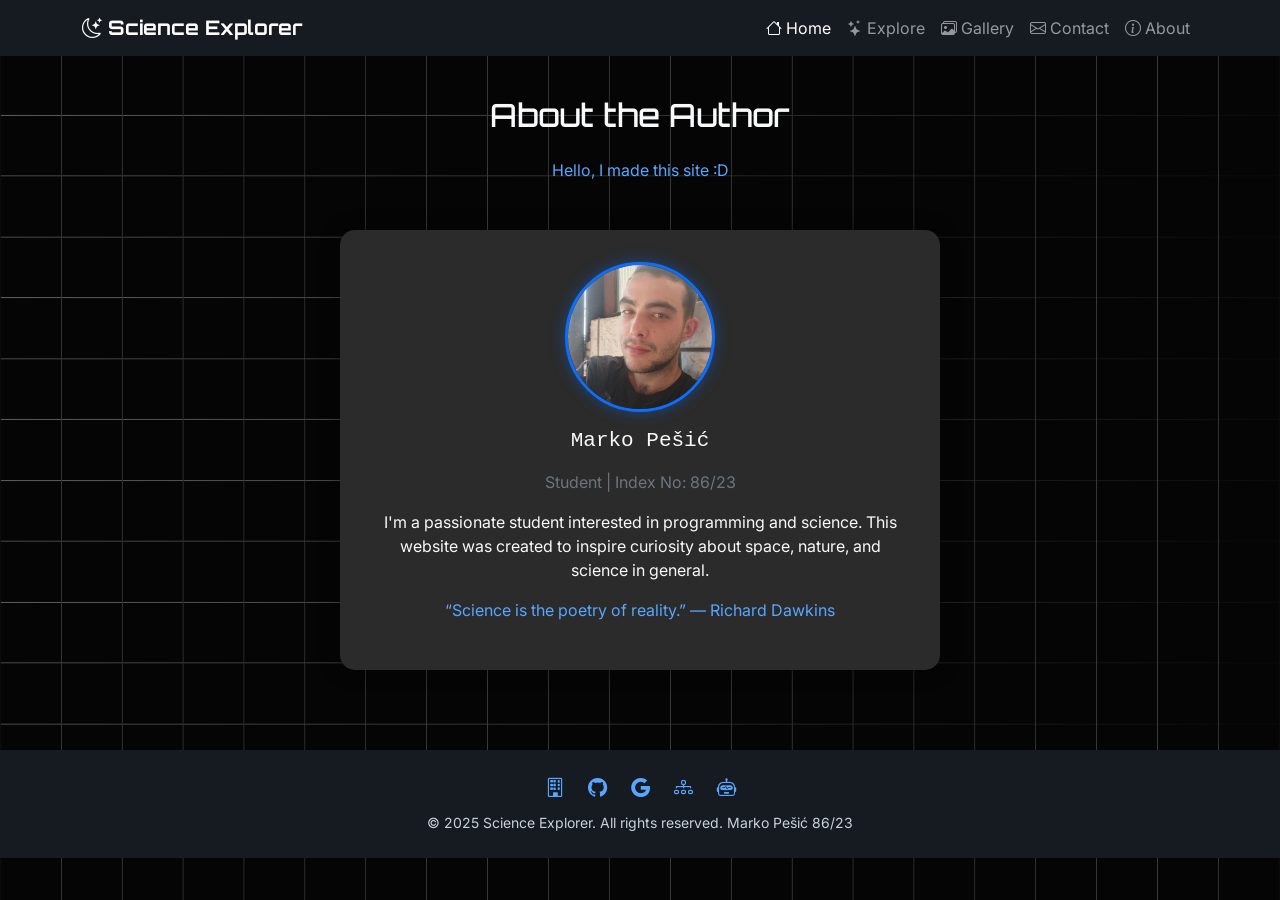
<file: about.html>
<!DOCTYPE html>
<html lang="en">

<head>
    <meta charset="UTF-8">
    <meta name="viewport" content="width=device-width, initial-scale=1.0">
    <title>Science Explorer</title>
    <link rel="shortcut icon" href="assets/img/imgFile/favicon.jpg" type="image/x-icon">
    <link href="https://cdn.jsdelivr.net/npm/bootstrap@5.3.8/dist/css/bootstrap.min.css" rel="stylesheet"
        integrity="sha384-sRIl4kxILFvY47J16cr9ZwB07vP4J8+LH7qKQnuqkuIAvNWLzeN8tE5YBujZqJLB" crossorigin="anonymous">
    <!-- Icons -->
    <link rel="stylesheet" href="https://cdn.jsdelivr.net/npm/bootstrap-icons@1.11.3/font/bootstrap-icons.css">
    <!-- Google Fonts -->
    <link href="https://fonts.googleapis.com/css2?family=Orbitron:wght@500;700&family=Inter:wght@400;600&display=swap"
        rel="stylesheet">
    <link rel="stylesheet" href="assets/css/style.css">
</head>

<body class="bg-dark text-light">

    <!-- navbar -->
    <nav class="navbar navbar-expand-lg navbar-dark bg-secondary fixed-top">
        <div class="container">
            <a class="navbar-brand fw-bold" href="index.html"><i class="bi bi-moon-stars"></i> Science Explorer</a>
            <button class="navbar-toggler" type="button" data-bs-toggle="collapse" data-bs-target="#navbarNav">
                <span class="navbar-toggler-icon"></span>
            </button>
            <div class="collapse navbar-collapse" id="navbarNav">
                <ul class="navbar-nav ms-auto">
                    <li class="nav-item"><a class="nav-link active" href="index.html"><i class="bi bi-house"></i>
                            Home</a></li>
                    <li class="nav-item"><a class="nav-link" href="explore.html"><i class="bi bi-stars"></i>
                            Explore</a>
                    </li>
                    <li class="nav-item"><a class="nav-link" href="gallery.html"><i class="bi bi-images"></i>
                            Gallery</a></li>
                    <li class="nav-item"><a class="nav-link" href="contact.html"><i class="bi bi-envelope"></i>
                            Contact</a></li>
                    <li class="nav-item"><a class="nav-link" href="about.html"><i class="bi bi-info-circle"></i>
                            About</a></li>
                </ul>
            </div>
        </div>
    </nav>
    <main class="container py-5 mt-5 text-center">
    <h2 class="mb-4">About the Author</h2>
    <p class="text-primary mb-5">Hello, I made this site :D</p>

    <div class="about-card text-center">
      <img src="assets/img/imgFile/me.jpg" alt="Author Photo" class="about-img mb-3">
      <div class="about-info">
        <h4 class="mb-1"><pre>Marko Pešić</pre></h4>
        <p class="text-secondary mb-3">Student | Index No: 86/23</p>
        <p class="mb-3">
          I'm a passionate student interested in programming and science.  
          This website was created to inspire curiosity about space, nature, and science in general.
        </p>
        <p class="text-primary">
          “Science is the poetry of reality.” — Richard Dawkins
        </p>
      </div>
    </div>
  </main>

    <footer>
        <div class="container">
            <div class="mb-2">
                <a href="https://ict.edu.rs" target="_blank"><i class="bi bi-building"></i></a>
                <a href="https://github.com/mpbs98" target="_blank"><i class="bi bi-github"></i></a>
                <a href="https://drive.google.com/drive/u/2/folders/1Bze1vgjUI8yg0aKBnw8SgKXQ-s5q3V5r"
                    target="_blank"><i class="bi bi-google"></i></a>
                <a href="sitemap.xml" target="_blank" title="Sitemap"><i class="bi bi-diagram-3"></i></a>
                <a href="robots.txt" target="_blank" title="Robots.txt"><i class="bi bi-robot"></i></a>
            </div>

            <small>&copy; 2025 Science Explorer. All rights reserved. Marko Pešić 86/23</small>

        </div>
    </footer>

    <script src="https://cdn.jsdelivr.net/npm/bootstrap@5.3.8/dist/js/bootstrap.bundle.min.js"
        integrity="sha384-FKyoEForCGlyvwx9Hj09JcYn3nv7wiPVlz7YYwJrWVcXK/BmnVDxM+D2scQbITxI"
        crossorigin="anonymous"></script>

</body>


</html>
</file>
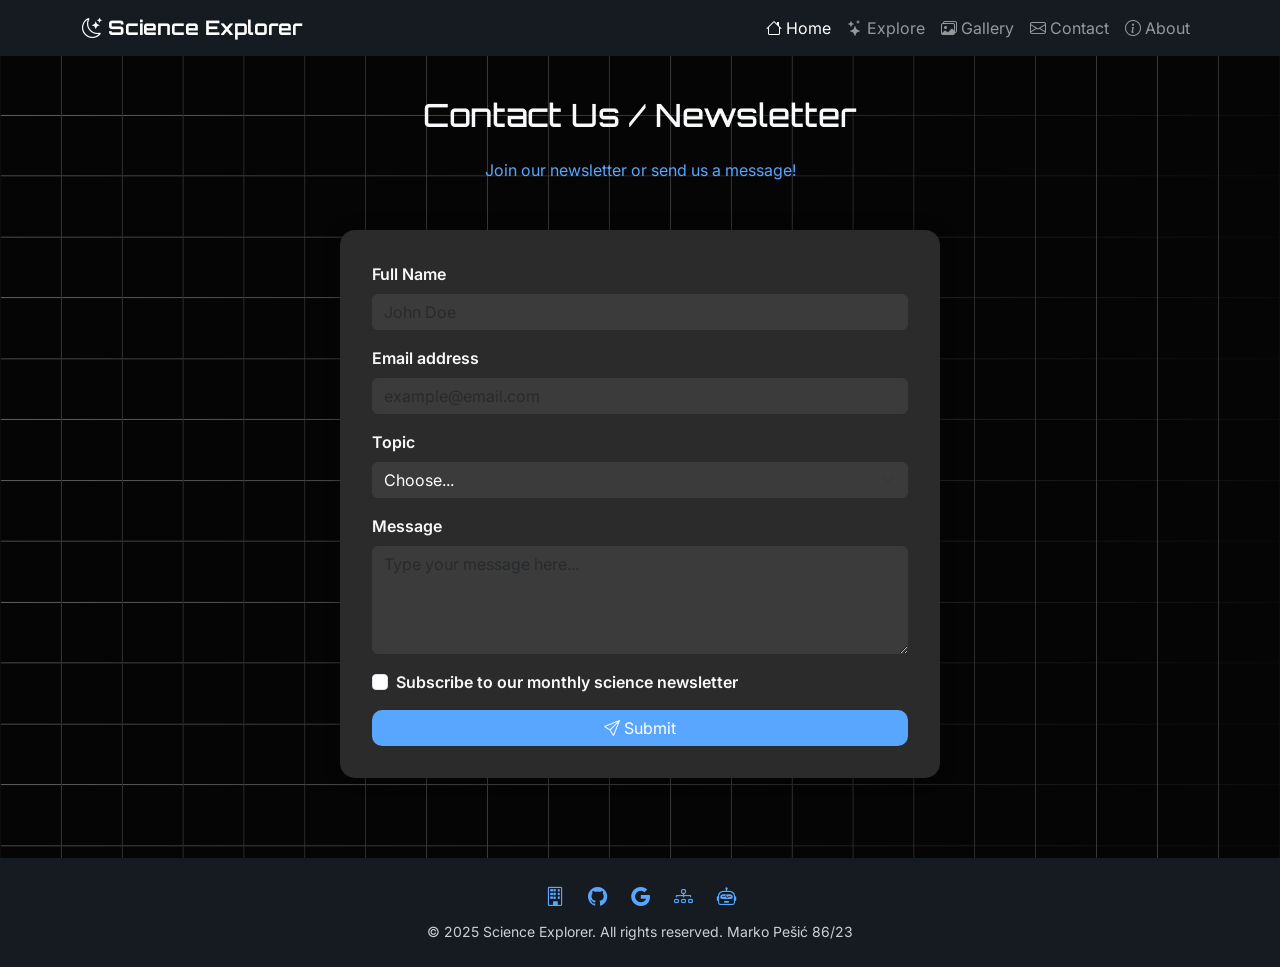
<file: contact.html>
<!DOCTYPE html>
<html lang="en">

<head>
  <meta charset="UTF-8">
  <meta name="viewport" content="width=device-width, initial-scale=1.0">
  <title>Contact me || Science Explorer</title>
  <link rel="shortcut icon" href="assets/img/imgFile/favicon.jpg" type="image/x-icon">
  <link href="https://cdn.jsdelivr.net/npm/bootstrap@5.3.8/dist/css/bootstrap.min.css" rel="stylesheet"
    integrity="sha384-sRIl4kxILFvY47J16cr9ZwB07vP4J8+LH7qKQnuqkuIAvNWLzeN8tE5YBujZqJLB" crossorigin="anonymous">
  <!-- Icons -->
  <link rel="stylesheet" href="https://cdn.jsdelivr.net/npm/bootstrap-icons@1.11.3/font/bootstrap-icons.css">
  <!-- Google Fonts -->
  <link href="https://fonts.googleapis.com/css2?family=Orbitron:wght@500;700&family=Inter:wght@400;600&display=swap"
    rel="stylesheet">
  <link rel="stylesheet" href="assets/css/style.css">
</head>

<body class="bg-dark text-light">

  <!-- nav -->
  <nav class="navbar navbar-expand-lg navbar-dark bg-secondary fixed-top">
        <div class="container">
            <a class="navbar-brand fw-bold" href="index.html"><i class="bi bi-moon-stars"></i> Science Explorer</a>
            <button class="navbar-toggler" type="button" data-bs-toggle="collapse" data-bs-target="#navbarNav">
                <span class="navbar-toggler-icon"></span>
            </button>
            <div class="collapse navbar-collapse" id="navbarNav">
                <ul class="navbar-nav ms-auto">
                    <li class="nav-item"><a class="nav-link active" href="index.html"><i class="bi bi-house"></i>
                            Home</a></li>
                    <li class="nav-item"><a class="nav-link" href="explore.html"><i class="bi bi-stars"></i> 
                            Explore</a>
                    </li>
                    <li class="nav-item"><a class="nav-link" href="gallery.html"><i class="bi bi-images"></i>
                            Gallery</a></li>
                    <li class="nav-item"><a class="nav-link" href="contact.html"><i class="bi bi-envelope"></i>
                            Contact</a></li>
                    <li class="nav-item"><a class="nav-link" href="about.html"><i class="bi bi-info-circle"></i>
                            About</a></li>
                </ul>
            </div>
        </div>
    </nav>

  <main class="container py-5 mt-5 text-center">
    <h2 class="mb-4">Contact Us / Newsletter</h2>
    <p class="mb-5 text-primary">Join our newsletter or send us a message!</p>

    <div class="form-container text-start">
      <form>
        <div class="mb-3">
          <label for="name" class="form-label">Full Name</label>
          <input type="text" class="form-control" id="name" placeholder="John Doe" autocomplete="autocomplete" required>
        </div>

        <div class="mb-3">
          <label for="email" class="form-label">Email address</label>
          <input type="email" class="form-control" id="email" placeholder="example@email.com"
            autocomplete="autocomplete" required>
        </div>

        <div class="mb-3">
          <label for="topic" class="form-label">Topic</label>
          <select id="topic" class="form-select" required>
            <option selected disabled value="">Choose...</option>
            <option>General Question</option>
            <option>Collaboration Inquiry</option>
            <option>Feedback</option>
          </select>
        </div>

        <div class="mb-3">
          <label for="message" class="form-label">Message</label>
          <textarea class="form-control" id="message" rows="4" placeholder="Type your message here..."></textarea>
        </div>

        <div class="form-check mb-3">
          <input class="form-check-input" type="checkbox" value="" id="newsletterCheck">
          <label class="form-check-label" for="newsletterCheck">
            Subscribe to our monthly science newsletter
          </label>
        </div>

        <button type="submit" class="btn btn-primary w-100"><i class="bi bi-send"></i> Submit</button>
      </form>
    </div>
  </main>

  <footer>
    <div class="container">
      <div class="mb-2">
        <a href="https://ict.edu.rs" target="_blank"><i class="bi bi-building"></i></a>
        <a href="https://github.com/mpbs98" target="_blank"><i class="bi bi-github"></i></a>
        <a href="https://drive.google.com/drive/u/2/folders/1Bze1vgjUI8yg0aKBnw8SgKXQ-s5q3V5r" target="_blank"><i
            class="bi bi-google"></i></a>
        <a href="sitemap.xml" target="_blank" title="Sitemap"><i class="bi bi-diagram-3"></i></a>
        <a href="robots.txt" target="_blank" title="Robots.txt"><i class="bi bi-robot"></i></a>
      </div>

      <small>&copy; 2025 Science Explorer. All rights reserved. Marko Pešić 86/23</small>

    </div>
  </footer>

  <script src="https://cdn.jsdelivr.net/npm/bootstrap@5.3.8/dist/js/bootstrap.bundle.min.js"
    integrity="sha384-FKyoEForCGlyvwx9Hj09JcYn3nv7wiPVlz7YYwJrWVcXK/BmnVDxM+D2scQbITxI"
    crossorigin="anonymous"></script>
</body>


</html>
</file>
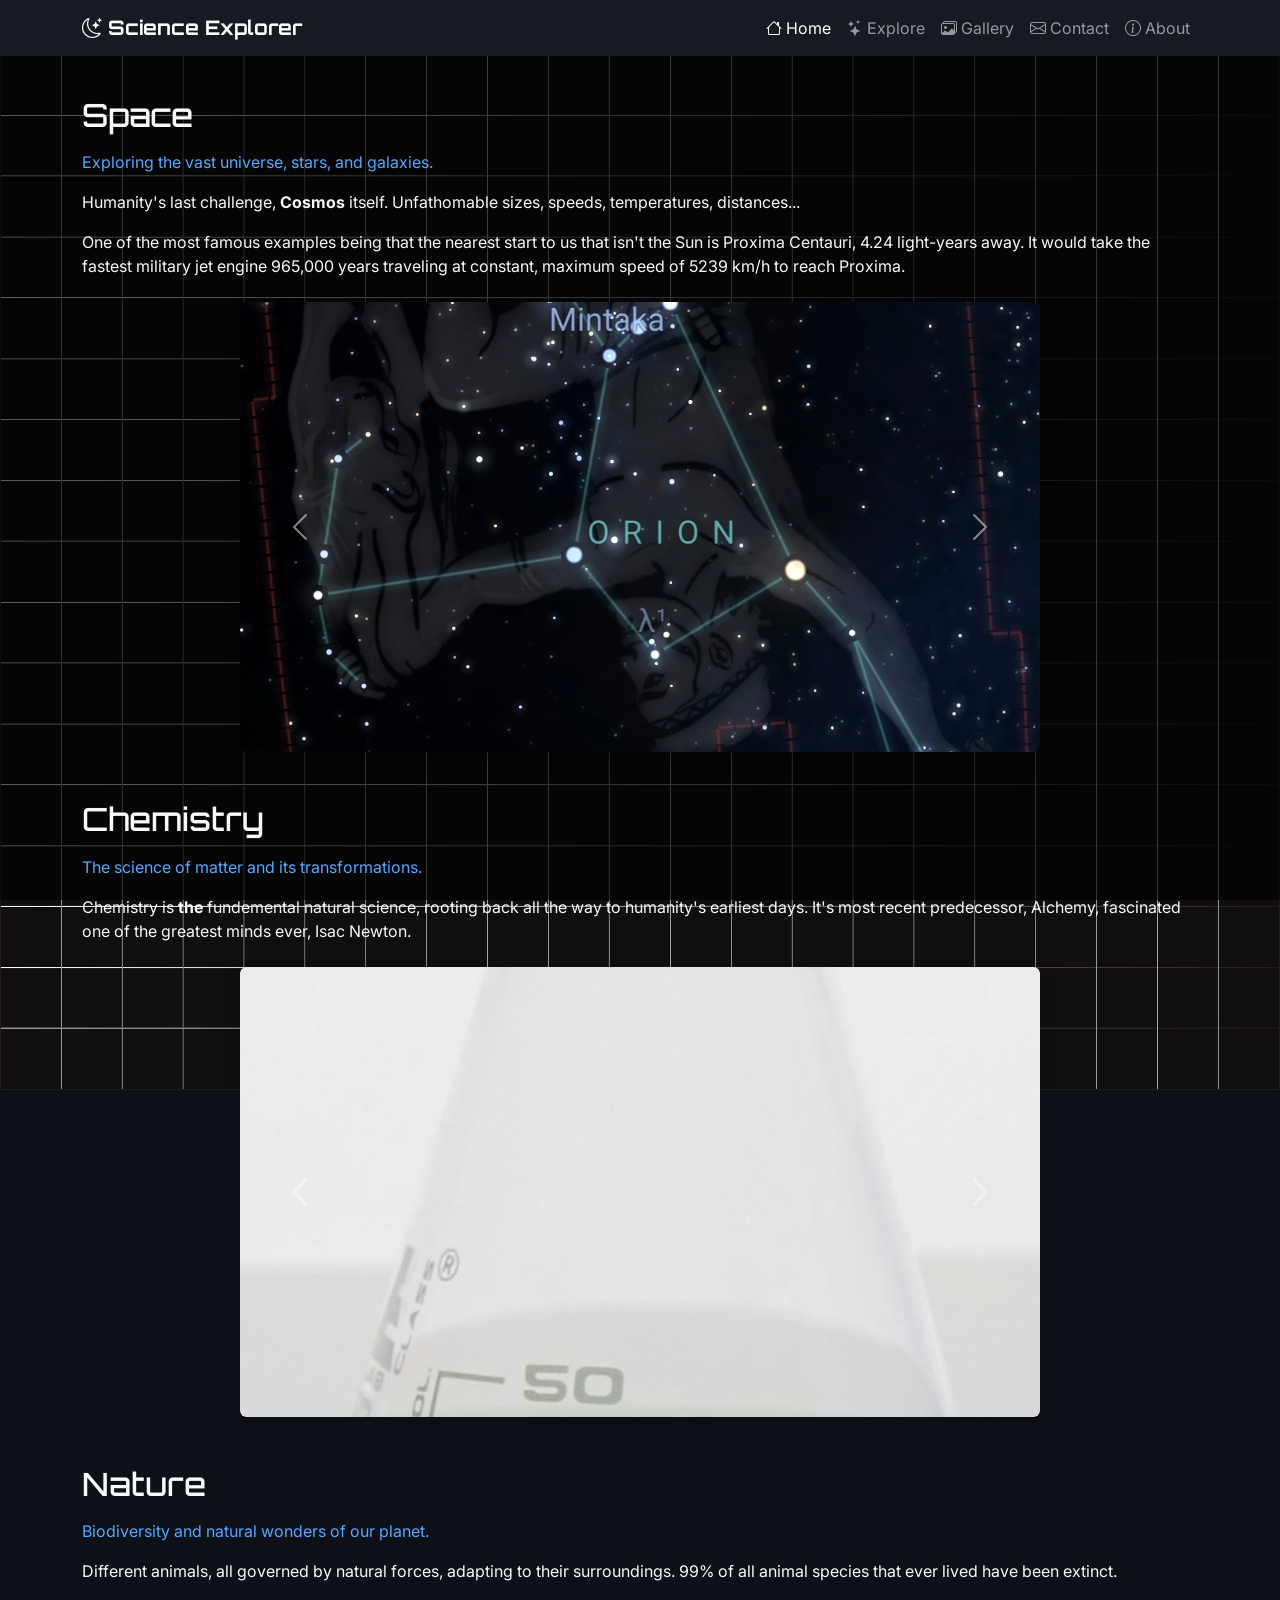
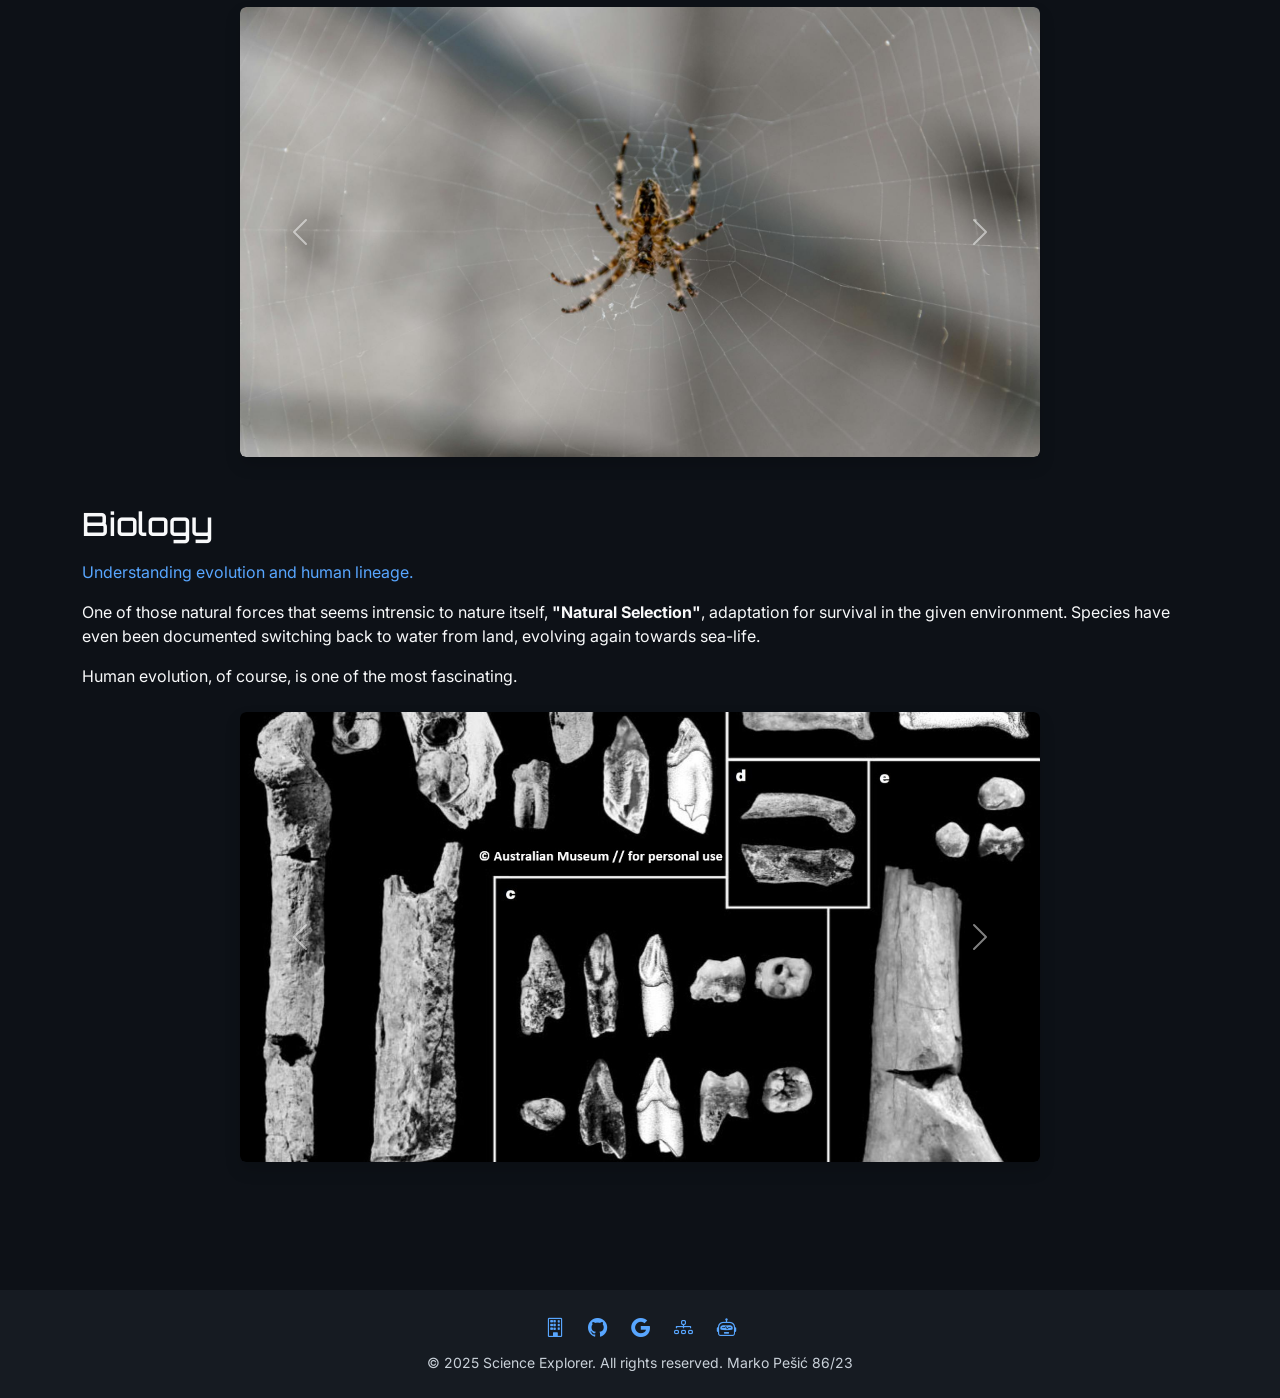
<file: explore.html>
<!DOCTYPE html>
<html lang="en">

<head>
    <meta charset="UTF-8">
    <meta name="viewport" content="width=device-width, initial-scale=1.0">
    <title>Explore || Science Explorer</title>
    <link rel="shortcut icon" href="assets/img/imgFile/favicon.jpg" type="image/x-icon">
    <link href="https://cdn.jsdelivr.net/npm/bootstrap@5.3.8/dist/css/bootstrap.min.css" rel="stylesheet"
        integrity="sha384-sRIl4kxILFvY47J16cr9ZwB07vP4J8+LH7qKQnuqkuIAvNWLzeN8tE5YBujZqJLB" crossorigin="anonymous">
    <!-- Icons -->
    <link rel="stylesheet" href="https://cdn.jsdelivr.net/npm/bootstrap-icons@1.11.3/font/bootstrap-icons.css">
    <!-- Google Fonts -->
    <link href="https://fonts.googleapis.com/css2?family=Orbitron:wght@500;700&family=Inter:wght@400;600&display=swap"
        rel="stylesheet">
    <link rel="stylesheet" href="assets/css/style.css">
</head>

<body id="explore" class="bg-dark text-light">


    <!-- nav -->
    <nav class="navbar navbar-expand-lg navbar-dark bg-secondary fixed-top">
        <div class="container">
            <a class="navbar-brand fw-bold" href="index.html"><i class="bi bi-moon-stars"></i> Science Explorer</a>
            <button class="navbar-toggler" type="button" data-bs-toggle="collapse" data-bs-target="#navbarNav">
                <span class="navbar-toggler-icon"></span>
            </button>
            <div class="collapse navbar-collapse" id="navbarNav">
                <ul class="navbar-nav ms-auto">
                    <li class="nav-item"><a class="nav-link active" href="index.html"><i class="bi bi-house"></i>
                            Home</a></li>
                    <li class="nav-item"><a class="nav-link" href="explore.html"><i class="bi bi-stars"></i> 
                            Explore</a>
                    </li>
                    <li class="nav-item"><a class="nav-link" href="gallery.html"><i class="bi bi-images"></i>
                            Gallery</a></li>
                    <li class="nav-item"><a class="nav-link" href="contact.html"><i class="bi bi-envelope"></i>
                            Contact</a></li>
                    <li class="nav-item"><a class="nav-link" href="about.html"><i class="bi bi-info-circle"></i>
                            About</a></li>
                </ul>
            </div>
        </div>
    </nav>
    <main class="container py-5 mt-5">

        <!-- space -->
        <section id="space" class="mb-5">
            <h2>Space</h2>
            <p class="text-primary">Exploring the vast universe, stars, and galaxies.</p>
            <p>Humanity's last challenge, <b>Cosmos</b> itself. Unfathomable sizes, speeds, temperatures, distances...
            </p>
            <p>One of the most famous examples being that the nearest start to us that isn't the Sun is Proxima
                Centauri, 4.24 light-years away. It would take the fastest military jet engine 965,000 years traveling
                at constant, maximum speed of 5239 km/h to reach Proxima.</p>

            <div id="carouselSpace" class="carousel slide mx-auto mt-4" data-bs-ride="carousel"
                style="max-width: 800px;">
                <div class="carousel-inner rounded shadow">
                    <div class="carousel-item active">
                        <img src="assets/img/imgFile/stellarium-Screenshoot-Orion.jpg"
                            class="d-block w-100 img-fluid rounded" alt="stellarium-Screenshoot-Orion">
                    </div>
                    <div class="carousel-item">
                        <img src="assets/img/imgFile/stellarium-Screenshoot-Lynx.jpg"
                            class="d-block w-100 img-fluid rounded" alt="stellarium-Screenshoot-Lynx">
                    </div>
                    <div class="carousel-item">
                        <img src="assets/img/imgFile/stellarium-Screenshoot-Hydra.jpg"
                            class="d-block w-100 img-fluid rounded" alt="stellarium-Screenshoot-Hydra">
                    </div>
                    <div class="carousel-item">
                        <img src="assets/img/imgFile/stellarium-Screenshoot-Canis.jpg"
                            class="d-block w-100 img-fluid rounded" alt="stellarium-Screenshoot-Canis">
                    </div>
                    <div class="carousel-item">
                        <img src="assets/img/imgFile/pexels-SuperNova3.jpg" class="d-block w-100 img-fluid rounded"
                            alt="pexels-SuperNova1">
                    </div>
                    <div class="carousel-item">
                        <img src="assets/img/imgFile/pexels-SuperNova2.jpg" class="d-block w-100 img-fluid rounded"
                            alt="pexels-SuperNova2">
                    </div>
                    <div class="carousel-item">
                        <img src="assets/img/imgFile/pexels-SuperNova1.jpg" class="d-block w-100 img-fluid rounded"
                            alt="pexels-SuperNova3">
                    </div>
                    <div class="carousel-item">
                        <img src="assets/img/imgFile/pexels-render-SuperNova4.jpg"
                            class="d-block w-100 img-fluid rounded" alt="pexels-render-SuperNova4">
                    </div>
                    <div class="carousel-item">
                        <img src="assets/img/imgFile/pexels-remnant-nebula-SuperNova6.jpg"
                            class="d-block w-100 img-fluid rounded" alt="pexels-remnant-nebula-SuperNova6">
                    </div>
                    <div class="carousel-item">
                        <img src="assets/img/imgFile/pexels-remnant-nebula-SuperNova5.jpg"
                            class="d-block w-100 img-fluid rounded" alt="pexels-remnant-nebula-SuperNova5">
                    </div>
                </div>
                <button class="carousel-control-prev" type="button" data-bs-target="#carouselSpace"
                    data-bs-slide="prev">
                    <span class="carousel-control-prev-icon"></span>
                </button>
                <button class="carousel-control-next" type="button" data-bs-target="#carouselSpace"
                    data-bs-slide="next">
                    <span class="carousel-control-next-icon"></span>
                </button>
            </div>
        </section>


        <!-- chemistry -->
        <section id="chemistry" class="mb-5">
            <h2>Chemistry</h2>
            <p class="text-primary">The science of matter and its transformations.</p>
            <p>Chemistry is <b>the</b> fundemental natural science, rooting back all the way to humanity's earliest
                days. It's most recent predecessor, Alchemy, fascinated one of the greatest minds ever, Isac Newton.</p>

            <div id="carouselChemistry" class="carousel slide mx-auto mt-4" data-bs-ride="carousel"
                style="max-width: 800px;">
                <div class="carousel-inner rounded shadow">
                    <div class="carousel-item active"><img src="assets/img/imgFile/pexels-chemistry-neonGreen.jpg"
                            class="d-block w-100 img-fluid rounded" alt="pexels-chemistry-neonGreen"></div>
                    <div class="carousel-item"><img src="assets/img/imgFile/pexels-chemistry-blue.jpg"
                            class="d-block w-100 img-fluid rounded" alt="pexels-chemistry-blue"></div>
                    <div class="carousel-item"><img src="assets/img/imgFile/pexels-chemistry-clear.jpg"
                            class="d-block w-100 img-fluid rounded" alt="pexels-chemistry-clear"></div>
                    <div class="carousel-item"><img src="assets/img/imgFile/pexels-chemistry-clearWhite.jpg"
                            class="d-block w-100 img-fluid rounded" alt="pexels-chemistry-clearWhite"></div>
                    <div class="carousel-item"><img src="assets/img/imgFile/pexels-chemistry-darkBlue.jpg"
                            class="d-block w-100 img-fluid rounded" alt="pexels-chemistry-darkBlue"></div>
                    <div class="carousel-item"><img src="assets/img/imgFile/pexels-chemistry-darkGreen.jpg"
                            class="d-block w-100 img-fluid rounded" alt="pexels-chemistry-darkGreen"></div>
                    <div class="carousel-item"><img src="assets/img/imgFile/pexels-chemistry-green.jpg"
                            class="d-block w-100 img-fluid rounded" alt="pexels-chemistry-green"></div>
                    <div class="carousel-item"><img src="assets/img/imgFile/pexels-chemistry-neonRed.jpg"
                            class="d-block w-100 img-fluid rounded" alt="pexels-chemistry-neonRed"></div>
                    <div class="carousel-item"><img src="assets/img/imgFile/pexels-chemistry-neonYellow.jpg"
                            class="d-block w-100 img-fluid rounded" alt="pexels-chemistry-neonYellow"></div>
                    <div class="carousel-item"><img src="assets/img/imgFile/pexels-chemistry-purple.jpg"
                            class="d-block w-100 img-fluid rounded" alt="pexels-chemistry-purple"></div>
                </div>
                <button class="carousel-control-prev" type="button" data-bs-target="#carouselChemistry"
                    data-bs-slide="prev">
                    <span class="carousel-control-prev-icon"></span>
                </button>
                <button class="carousel-control-next" type="button" data-bs-target="#carouselChemistry"
                    data-bs-slide="next">
                    <span class="carousel-control-next-icon"></span>
                </button>
            </div>
        </section>

        <!-- nature -->
        <section id="nature" class="mb-5">
            <h2>Nature</h2>
            <p class="text-primary">Biodiversity and natural wonders of our planet.</p>
            <p>Different animals, all governed by natural forces, adapting to their surroundings. 99% of all animal
                species that ever lived have been extinct.</p>

            <div id="carouselNature" class="carousel slide mx-auto mt-4" data-bs-ride="carousel"
                style="max-width: 800px;">
                <div class="carousel-inner rounded shadow">
                    <div class="carousel-item active"><img src="assets/img/imgFile/pexels-biology-spider.jpg"
                            class="d-block w-100 img-fluid rounded" alt="pexels-biology-spider"></div>
                    <div class="carousel-item"><img src="assets/img/imgFile/pexels-biology-bird.jpg"
                            class="d-block w-100 img-fluid rounded" alt="pexels-biology-bird"></div>
                    <div class="carousel-item"><img src="assets/img/imgFile/pexels-biology-butterfly.jpg"
                            class="d-block w-100 img-fluid rounded" alt="pexels-biology-butterfly"></div>
                    <div class="carousel-item"><img src="assets/img/imgFile/pexels-biology-chameleon.jpg"
                            class="d-block w-100 img-fluid rounded" alt="pexels-biology-chameleon"></div>
                    <div class="carousel-item"><img src="assets/img/imgFile/pexels-biology-frog.jpg"
                            class="d-block w-100 img-fluid rounded" alt="pexels-biology-frog"></div>
                    <div class="carousel-item"><img src="assets/img/imgFile/pexels-biology-jellyfish.jpg"
                            class="d-block w-100 img-fluid rounded" alt="pexels-biology-jellyfish"></div>
                    <div class="carousel-item"><img src="assets/img/imgFile/pexels-biology-ladybug.jpg"
                            class="d-block w-100 img-fluid rounded" alt="pexels-biology-ladybug"></div>
                    <div class="carousel-item"><img src="assets/img/imgFile/pexels-biology-openbeak.jpg"
                            class="d-block w-100 img-fluid rounded" alt="pexels-biology-openbeak"></div>
                    <div class="carousel-item"><img src="assets/img/imgFile/pexels-biology-fish.jpg"
                            class="d-block w-100 img-fluid rounded" alt="pexels-biology-fish"></div>
                    <div class="carousel-item"><img src="assets/img/imgFile/pexels-biology-penguin.jpg"
                            class="d-block w-100 img-fluid rounded" alt="pexels-biology-penguin"></div>
                </div>
                <button class="carousel-control-prev" type="button" data-bs-target="#carouselNature"
                    data-bs-slide="prev">
                    <span class="carousel-control-prev-icon"></span>
                </button>
                <button class="carousel-control-next" type="button" data-bs-target="#carouselNature"
                    data-bs-slide="next">
                    <span class="carousel-control-next-icon"></span>
                </button>
            </div>
        </section>

        <!-- biology -->
        <section id="biology" class="mb-5">
            <h2>Biology</h2>
            <p class="text-primary">Understanding evolution and human lineage.</p>
            <div id="wrapCarouselBiology"></div>
            <p>One of those natural forces that seems intrensic to nature itself, <b>"Natural Selection"</b>, adaptation
                for survival in the given environment. Species have even been documented switching back to water from
                land, evolving again towards sea-life.</p>
            <p>Human evolution, of course, is one of the most fascinating.</p>

            <div id="carouselBiology" class="carousel slide mx-auto mt-4" data-bs-ride="carousel"
                style="max-width: 800px;">
                <div class="carousel-inner rounded shadow">
                    <div class="carousel-item active"><img
                            src="assets/img/imgFile/australianMuseum-bones-australopithecus-kadabba.jpg"
                            class="d-block w-100 img-fluid rounded"
                            alt="australianMuseum-bones-australopithecus-kadabba"></div>
                    <div class="carousel-item"><img
                            src="assets/img/imgFile/australianMuseum-bones-orrorin-tugenensis.jpg"
                            class="d-block w-100 img-fluid rounded" alt="australianMuseum-bones-orrorin-tugenensis">
                    </div>
                    <div class="carousel-item"><img
                            src="assets/img/imgFile/australianMuseum-skull-australopithecus-anamensis.jpg"
                            class="d-block w-100 img-fluid rounded"
                            alt="australianMuseum-skull-australopithecus-anamensis"></div>
                    <div class="carousel-item"><img
                            src="assets/img/imgFile/australianMuseum-skull-australopithecus-garhi.jpg"
                            class="d-block w-100 img-fluid rounded" alt="australianMuseum-skull-australopithecus-garhi">
                    </div>
                    <div class="carousel-item"><img
                            src="assets/img/imgFile/australianMuseum-skull-australopithecus-ramidus.jpg"
                            class="d-block w-100 img-fluid rounded"
                            alt="australianMuseum-skull-australopithecus-ramidus"></div>
                    <div class="carousel-item"><img src="assets/img/imgFile/australianMuseum-skull-homo-erectus.jpg"
                            class="d-block w-100 img-fluid rounded" alt="australianMuseum-skull-homo-erectus"></div>
                    <div class="carousel-item"><img src="assets/img/imgFile/australianMuseum-skull-homo-habilis.jpg"
                            class="d-block w-100 img-fluid rounded" alt="australianMuseum-skull-homo-habilis"></div>
                    <div class="carousel-item"><img
                            src="assets/img/imgFile/australianMuseum-skull-homo-heidelbergensis.jpg"
                            class="d-block w-100 img-fluid rounded" alt="australianMuseum-skull-homo-heidelbergensis">
                    </div>
                    <div class="carousel-item"><img src="assets/img/imgFile/australianMuseum-skull-homo-sapiens.jpg"
                            class="d-block w-100 img-fluid rounded" alt="australianMuseum-skull-homo-sapiens"></div>
                    <div class="carousel-item"><img
                            src="assets/img/imgFile/australianMuseum-skull-sahelanthropus-tchadensis.jpg"
                            class="d-block w-100 img-fluid rounded"
                            alt="australianMuseum-skull-sahelanthropus-tchadensis"></div>
                </div>
                <button class="carousel-control-prev" type="button" data-bs-target="#carouselBiology"
                    data-bs-slide="prev">
                    <span class="carousel-control-prev-icon"></span>
                </button>
                <button class="carousel-control-next" type="button" data-bs-target="#carouselBiology"
                    data-bs-slide="next">
                    <span class="carousel-control-next-icon"></span>
                </button>
            </div>
        </section>

    </main>
    <footer>
        <div class="container">
            <div class="mb-2">
                <a href="https://ict.edu.rs" target="_blank"><i class="bi bi-building"></i></a>
                <a href="https://github.com/mpbs98" target="_blank"><i class="bi bi-github"></i></a>
                <a href="https://drive.google.com/drive/u/2/folders/1Bze1vgjUI8yg0aKBnw8SgKXQ-s5q3V5r"
                    target="_blank"><i class="bi bi-google"></i></a>
                <a href="sitemap.xml" target="_blank" title="Sitemap"><i class="bi bi-diagram-3"></i></a>
                <a href="robots.txt" target="_blank" title="Robots.txt"><i class="bi bi-robot"></i></a>
            </div>

            <small>&copy; 2025 Science Explorer. All rights reserved. Marko Pešić 86/23</small>

        </div>
    </footer>
    <script src="https://cdn.jsdelivr.net/npm/bootstrap@5.3.8/dist/js/bootstrap.bundle.min.js"
        integrity="sha384-FKyoEForCGlyvwx9Hj09JcYn3nv7wiPVlz7YYwJrWVcXK/BmnVDxM+D2scQbITxI" crossorigin="anonymous">
        </script>

</body>


</html>
</file>
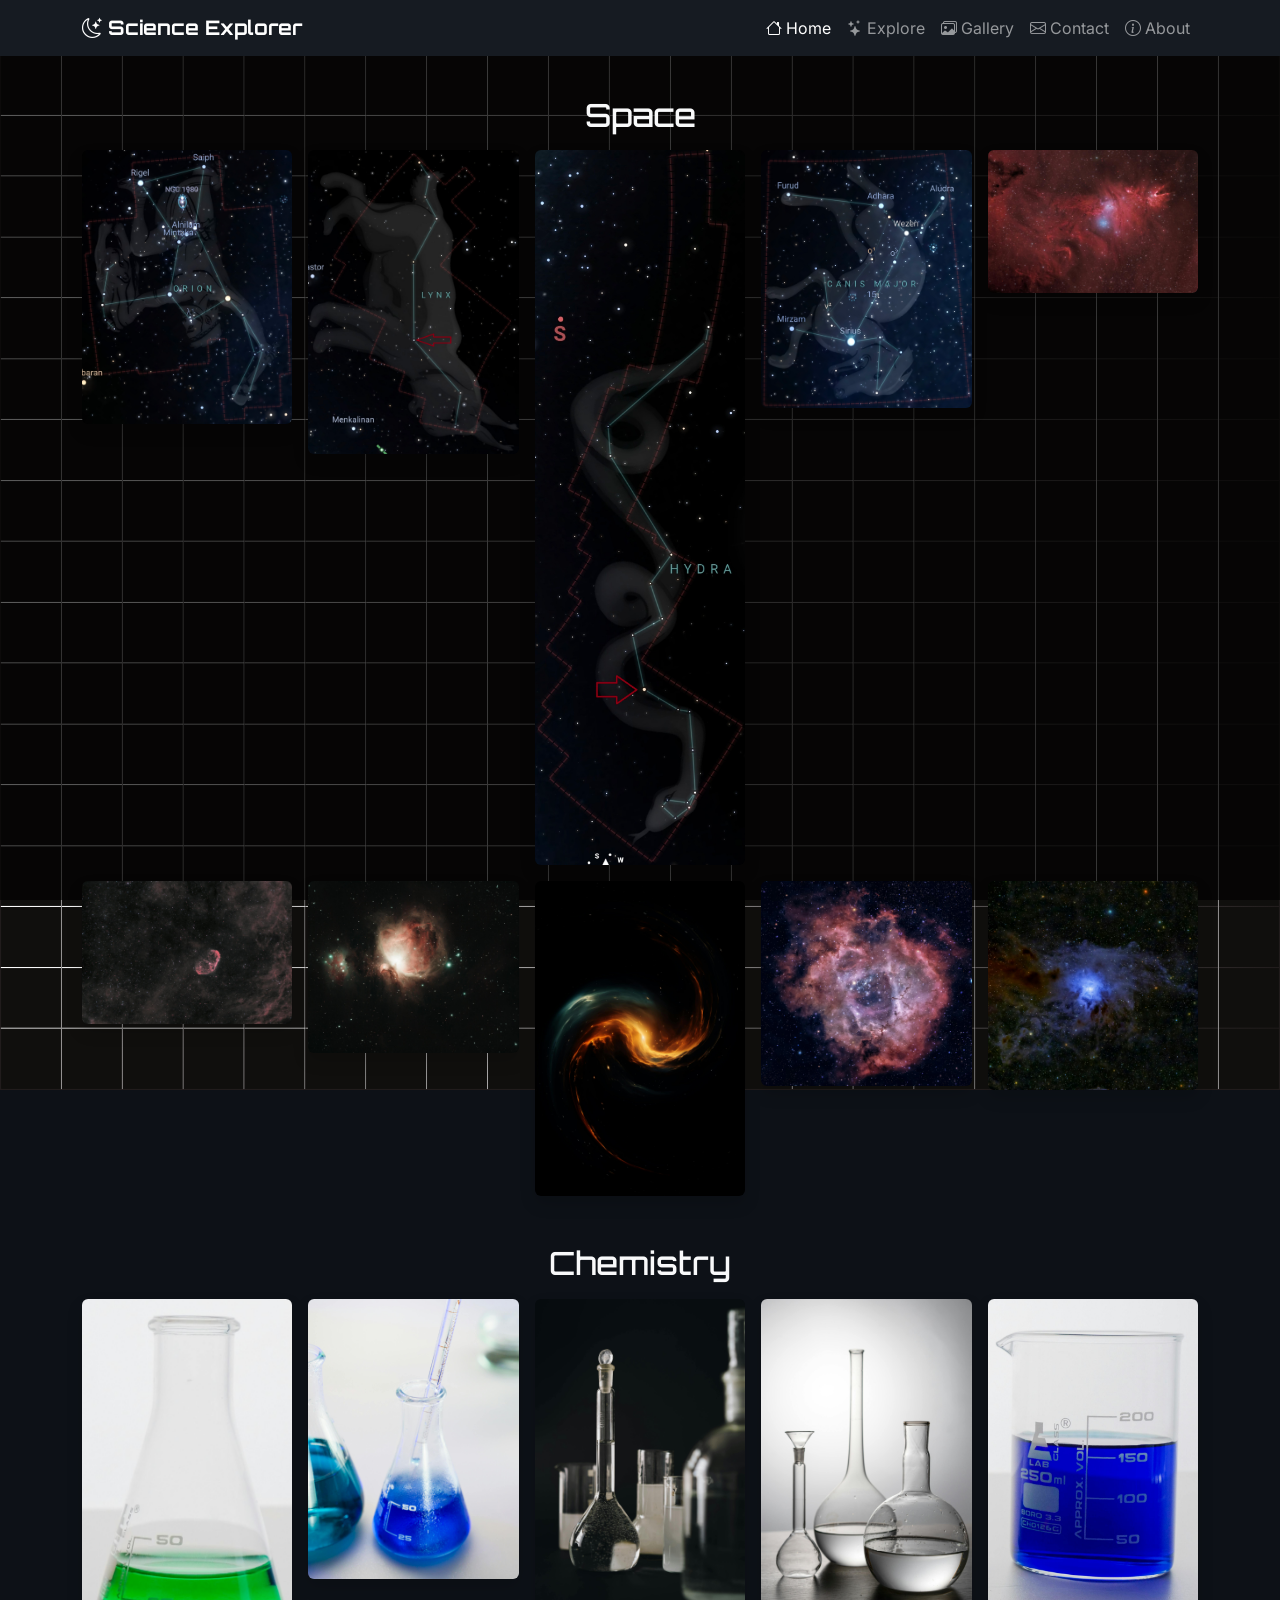
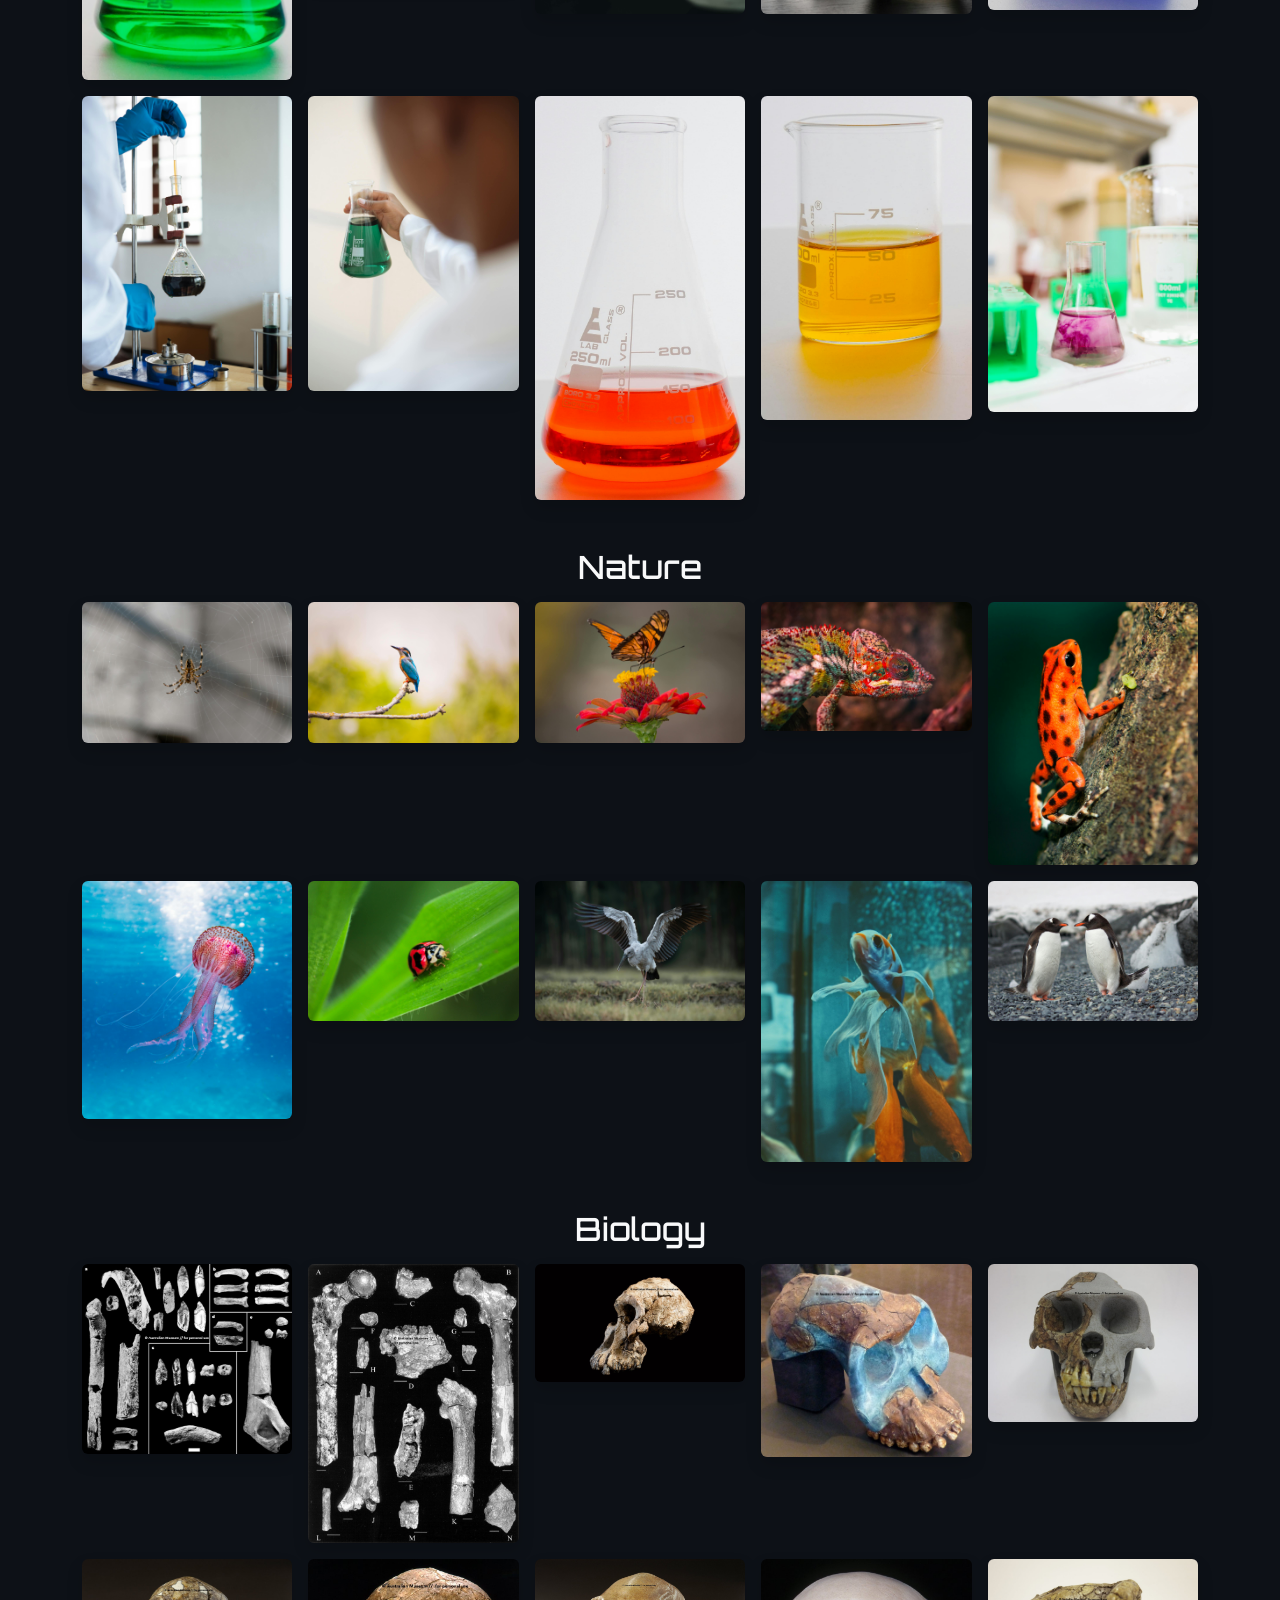
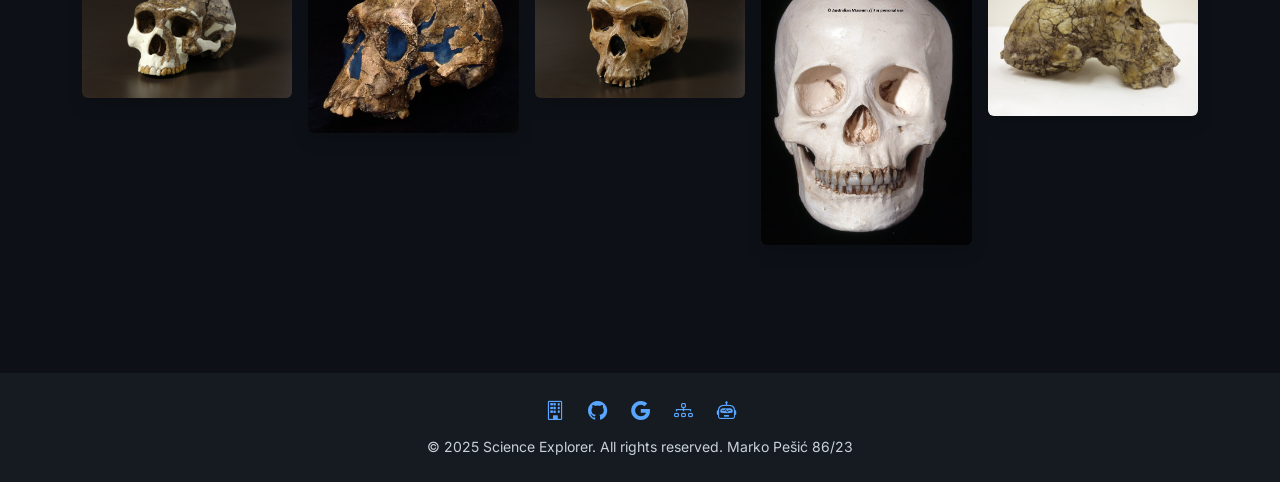
<file: gallery.html>
<!DOCTYPE html>
<html lang="en">

<head>
    <meta charset="UTF-8">
    <meta name="viewport" content="width=device-width, initial-scale=1.0">
    <title>Gallery | Science Explorer</title>
    <link rel="shortcut icon" href="assets/img/imgFile/favicon.jpg" type="image/x-icon">
    <link href="https://cdn.jsdelivr.net/npm/bootstrap@5.3.8/dist/css/bootstrap.min.css" rel="stylesheet"
        integrity="sha384-sRIl4kxILFvY47J16cr9ZwB07vP4J8+LH7qKQnuqkuIAvNWLzeN8tE5YBujZqJLB" crossorigin="anonymous">
    <!-- Icons -->
    <link rel="stylesheet" href="https://cdn.jsdelivr.net/npm/bootstrap-icons@1.11.3/font/bootstrap-icons.css">
    <!-- Google Fonts -->
    <link href="https://fonts.googleapis.com/css2?family=Orbitron:wght@500;700&family=Inter:wght@400;600&display=swap"
        rel="stylesheet">
    <link rel="stylesheet" href="assets/css/style.css">
</head>

<body id="gallery" class="bg-dark text-light">

    <!-- nav -->
    <nav class="navbar navbar-expand-lg navbar-dark bg-secondary fixed-top">
        <div class="container">
            <a class="navbar-brand fw-bold" href="index.html"><i class="bi bi-moon-stars"></i> Science Explorer</a>
            <button class="navbar-toggler" type="button" data-bs-toggle="collapse" data-bs-target="#navbarNav">
                <span class="navbar-toggler-icon"></span>
            </button>
            <div class="collapse navbar-collapse" id="navbarNav">
                <ul class="navbar-nav ms-auto">
                    <li class="nav-item"><a class="nav-link active" href="index.html"><i class="bi bi-house"></i>
                            Home</a></li>
                    <li class="nav-item"><a class="nav-link" href="explore.html"><i class="bi bi-stars"></i>
                            Explore</a>
                    </li>
                    <li class="nav-item"><a class="nav-link" href="gallery.html"><i class="bi bi-images"></i>
                            Gallery</a></li>
                    <li class="nav-item"><a class="nav-link" href="contact.html"><i class="bi bi-envelope"></i>
                            Contact</a></li>
                    <li class="nav-item"><a class="nav-link" href="about.html"><i class="bi bi-info-circle"></i>
                            About</a></li>
                </ul>
            </div>
        </div>
    </nav>

    <main class="container py-5 mt-5 text-center">

        <!-- space -->
        <section id="space-gallery" class="mb-5">
            <h2>Space</h2>
            <div class="row row-cols-1 row-cols-sm-2 row-cols-md-3 row-cols-lg-5 g-3 justify-content-center">
                <div class="col"><img src="assets/img/imgFile/stellarium-Screenshoot-Orion.jpg"
                        class="img-fluid rounded shadow" alt="stellarium-Screenshoot-Orion"></div>
                <div class="col"><img src="assets/img/imgFile/stellarium-Screenshoot-Lynx.jpg"
                        class="img-fluid rounded shadow" alt="stellarium-Screenshoot-Lynx"></div>
                <div class="col"><img src="assets/img/imgFile/stellarium-Screenshoot-Hydra.jpg"
                        class="img-fluid rounded shadow" alt="stellarium-Screenshoot-Hydra"></div>
                <div class="col"><img src="assets/img/imgFile/stellarium-Screenshoot-Canis.jpg"
                        class="img-fluid rounded shadow" alt="stellarium-Screenshoot-Canis"></div>
                <div class="col"><img src="assets/img/imgFile/pexels-SuperNova3.jpg" class="img-fluid rounded shadow"
                        alt="pexels-SuperNova3"></div>
                <div class="col"><img src="assets/img/imgFile/pexels-SuperNova2.jpg" class="img-fluid rounded shadow"
                        alt="pexels-SuperNova2"></div>
                <div class="col"><img src="assets/img/imgFile/pexels-SuperNova1.jpg" class="img-fluid rounded shadow"
                        alt="pexels-SuperNova1"></div>
                <div class="col"><img src="assets/img/imgFile/pexels-render-SuperNova4.jpg"
                        class="img-fluid rounded shadow" alt="pexels-render-SuperNova4"></div>
                <div class="col"><img src="assets/img/imgFile/pexels-remnant-nebula-SuperNova6.jpg"
                        class="img-fluid rounded shadow" alt="pexels-remnant-nebula-SuperNova6"></div>
                <div class="col"><img src="assets/img/imgFile/pexels-remnant-nebula-SuperNova5.jpg"
                        class="img-fluid rounded shadow" alt="pexels-remnant-nebula-SuperNova5"></div>
            </div>
        </section>

        <!-- chemistry -->
        <section id="chemistry-gallery" class="mb-5">
            <h2>Chemistry</h2>
            <div class="row row-cols-1 row-cols-sm-2 row-cols-md-3 row-cols-lg-5 g-3 justify-content-center">
                <div class="col"><img src="assets/img/imgFile/pexels-chemistry-neonGreen.jpg"
                        class="img-fluid rounded shadow" alt="chem neonGreen"></div>
                <div class="col"><img src="assets/img/imgFile/pexels-chemistry-blue.jpg"
                        class="img-fluid rounded shadow" alt="chem blue"></div>
                <div class="col"><img src="assets/img/imgFile/pexels-chemistry-clear.jpg"
                        class="img-fluid rounded shadow" alt="chem clear"></div>
                <div class="col"><img src="assets/img/imgFile/pexels-chemistry-clearWhite.jpg"
                        class="img-fluid rounded shadow" alt="chem clearWhite"></div>
                <div class="col"><img src="assets/img/imgFile/pexels-chemistry-darkBlue.jpg"
                        class="img-fluid rounded shadow" alt="chem darkBlue"></div>
                <div class="col"><img src="assets/img/imgFile/pexels-chemistry-darkGreen.jpg"
                        class="img-fluid rounded shadow" alt="chem darkGreen"></div>
                <div class="col"><img src="assets/img/imgFile/pexels-chemistry-green.jpg"
                        class="img-fluid rounded shadow" alt="chem green"></div>
                <div class="col"><img src="assets/img/imgFile/pexels-chemistry-neonRed.jpg"
                        class="img-fluid rounded shadow" alt="chem neonRed"></div>
                <div class="col"><img src="assets/img/imgFile/pexels-chemistry-neonYellow.jpg"
                        class="img-fluid rounded shadow" alt="chem neonYellow"></div>
                <div class="col"><img src="assets/img/imgFile/pexels-chemistry-purple.jpg"
                        class="img-fluid rounded shadow" alt="chem purple"></div>
            </div>
        </section>

        <!-- nature -->
        <section id="nature-gallery" class="mb-5">
            <h2>Nature</h2>
            <div class="row row-cols-1 row-cols-sm-2 row-cols-md-3 row-cols-lg-5 g-3 justify-content-center">
                <div class="col"><img src="assets/img/imgFile/pexels-biology-spider.jpg"
                        class="img-fluid rounded shadow" alt="nature spider"></div>
                <div class="col"><img src="assets/img/imgFile/pexels-biology-bird.jpg" class="img-fluid rounded shadow"
                        alt="nature bird"></div>
                <div class="col"><img src="assets/img/imgFile/pexels-biology-butterfly.jpg"
                        class="img-fluid rounded shadow" alt="nature butterfly"></div>
                <div class="col"><img src="assets/img/imgFile/pexels-biology-chameleon.jpg"
                        class="img-fluid rounded shadow" alt="nature chameleon"></div>
                <div class="col"><img src="assets/img/imgFile/pexels-biology-frog.jpg" class="img-fluid rounded shadow"
                        alt="nature frog"></div>
                <div class="col"><img src="assets/img/imgFile/pexels-biology-jellyfish.jpg"
                        class="img-fluid rounded shadow" alt="nature jellyfish"></div>
                <div class="col"><img src="assets/img/imgFile/pexels-biology-ladybug.jpg"
                        class="img-fluid rounded shadow" alt="nature ladybug"></div>
                <div class="col"><img src="assets/img/imgFile/pexels-biology-openbeak.jpg"
                        class="img-fluid rounded shadow" alt="nature openbeak"></div>
                <div class="col"><img src="assets/img/imgFile/pexels-biology-fish.jpg" class="img-fluid rounded shadow"
                        alt="nature fish"></div>
                <div class="col"><img src="assets/img/imgFile/pexels-biology-penguin.jpg"
                        class="img-fluid rounded shadow" alt="nature penguin"></div>
            </div>
        </section>

        <!-- biology -->
        <section id="biology-gallery" class="mb-5">
            <h2>Biology</h2>
            <div class="row row-cols-1 row-cols-sm-2 row-cols-md-3 row-cols-lg-5 g-3 justify-content-center">
                <div class="col"><img src="assets/img/imgFile/australianMuseum-bones-australopithecus-kadabba.jpg"
                        class="img-fluid rounded shadow" alt="bio kadabba"></div>
                <div class="col"><img src="assets/img/imgFile/australianMuseum-bones-orrorin-tugenensis.jpg"
                        class="img-fluid rounded shadow" alt="bio orrorin"></div>
                <div class="col"><img src="assets/img/imgFile/australianMuseum-skull-australopithecus-anamensis.jpg"
                        class="img-fluid rounded shadow" alt="bio anamensis"></div>
                <div class="col"><img src="assets/img/imgFile/australianMuseum-skull-australopithecus-garhi.jpg"
                        class="img-fluid rounded shadow" alt="bio garhi"></div>
                <div class="col"><img src="assets/img/imgFile/australianMuseum-skull-australopithecus-ramidus.jpg"
                        class="img-fluid rounded shadow" alt="bio ramidus"></div>
                <div class="col"><img src="assets/img/imgFile/australianMuseum-skull-homo-erectus.jpg"
                        class="img-fluid rounded shadow" alt="bio erectus"></div>
                <div class="col"><img src="assets/img/imgFile/australianMuseum-skull-homo-habilis.jpg"
                        class="img-fluid rounded shadow" alt="bio habilis"></div>
                <div class="col"><img src="assets/img/imgFile/australianMuseum-skull-homo-heidelbergensis.jpg"
                        class="img-fluid rounded shadow" alt="bio heidelbergensis"></div>
                <div class="col"><img src="assets/img/imgFile/australianMuseum-skull-homo-sapiens.jpg"
                        class="img-fluid rounded shadow" alt="bio sapiens"></div>
                <div class="col"><img src="assets/img/imgFile/australianMuseum-skull-sahelanthropus-tchadensis.jpg"
                        class="img-fluid rounded shadow" alt="bio tchadensis"></div>
            </div>
        </section>

    </main>

    <footer>
        <div class="container text-center">
            <div class="mb-2">
                <a href="https://ict.edu.rs" target="_blank"><i class="bi bi-building"></i></a>
                <a href="https://github.com/mpbs98" target="_blank"><i class="bi bi-github"></i></a>
                <a href="https://drive.google.com/drive/u/2/folders/1Bze1vgjUI8yg0aKBnw8SgKXQ-s5q3V5r"
                    target="_blank"><i class="bi bi-google"></i></a>
                <a href="sitemap.xml" target="_blank" title="Sitemap"><i class="bi bi-diagram-3"></i></a>
                <a href="robots.txt" target="_blank" title="Robots.txt"><i class="bi bi-robot"></i></a>
            </div>
            <small>&copy; 2025 Science Explorer. All rights reserved. Marko Pešić 86/23</small>
        </div>
    </footer>

    <script src="https://cdn.jsdelivr.net/npm/bootstrap@5.3.8/dist/js/bootstrap.bundle.min.js"
        integrity="sha384-FKyoEForCGlyvwx9Hj09JcYn3nv7wiPVlz7YYwJrWVcXK/BmnVDxM+D2scQbITxI"
        crossorigin="anonymous"></script>
</body>


</html>
</file>
<file: assets/css/style.css>
@import url('https://fonts.googleapis.com/css2?family=Inter:ital,opsz,wght@0,14..32,100..900;1,14..32,100..900&family=Orbitron:wght@400..900&display=swap');

/* Colors override */
.bg-dark {
    background-color: #0d1117 !important;
}

.bg-secondary {
    background-color: #161b22 !important;
}

.text-primary {
    color: #58a6ff !important;
}

.btn-primary {
    background-color: #58a6ff;
    border: none;
}

.btn-primary:hover {
    background-color: #3fb950;
}

img {
    width: 18rem;
    height: 18rem;
}

/*carousel img fit*/
.carousel img {
    object-fit: cover;
    aspect-ratio: 16 / 9;
}

/* font */
h1,
h2,
h3,
.navbar-brand {
    font-family: 'Orbitron', sans-serif;
}

body,
p,
li {
    font-family: 'Inter', sans-serif;
}

/* bg vektor */
body {
    background: url('../img/abstract-black-background.svg') no-repeat center center fixed;
    background-size: cover;
    color: #c9d1d9;
    font-family: 'Inter', sans-serif;
    position: relative;
    z-index: 0;
}

/* overlay */
body::before {
    content: "";
    position: fixed;
    inset: 0;
    background: inherit;
    filter: blur(0.75px) brightness(0.35);
    z-index: -1;
}



footer {
    background-color: #161b22;
    color: #c9d1d9;
    padding: 1.5rem 0;
    text-align: center;
    margin-top: 2rem;
}

footer a {
    color: #58a6ff;
    margin: 0 10px;
    font-size: 1.2rem;
}

footer a:hover {
    color: #3fb950;
}


/* fade */
.animate-fade {
    opacity: 0;
    animation: fadeIn 0.5s forwards;
}

.animate-fade-delay {
    opacity: 0;
    animation: fadeIn 2s forwards 1s;
}

/*gallery*/
.gallery-img {
    width: 100%;
    aspect-ratio: 16 / 9;
    object-fit: cover;
    border-radius: 10px;
    transition: transform 0.3s ease;
}

.gallery-img:hover {
    transform: scale(1.03);
}

section {
    margin-bottom: 3rem;
}

h2 {
    margin-bottom: 1rem;
}

/*form*/
.form-container {
    max-width: 600px;
    margin: auto;
    background-color: #2b2b2b;
    border-radius: 15px;
    padding: 2rem;
    box-shadow: 0 0 15px rgba(0, 0, 0, 0.4);
}

.form-control,
.form-select {
    background-color: #3b3b3b;
    border: none;
    color: #fff;
}

.form-control:focus,
.form-select:focus {
    background-color: #444;
    color: #fff;
    border-color: #0d6efd;
    box-shadow: 0 0 5px #0d6efd;
}

label {
    font-weight: 600;
}

.btn-primary {
    border-radius: 10px;
}

/*about*/

.about-card {
    background-color: #2b2b2b;
    border-radius: 15px;
    padding: 2rem;
    box-shadow: 0 0 20px rgba(0, 0, 0, 0.4);
    max-width: 600px;
    margin: auto;
}

.about-img {
    width: 150px;
    height: 150px;
    object-fit: cover;
    border-radius: 50%;
    border: 3px solid #0d6efd;
    box-shadow: 0 0 15px rgba(13, 110, 253, 0.4);
}

.about-info h4 {
    font-family: 'Orbitron', sans-serif;
}

/*keyfr*/
@keyframes fadeIn {
    to {
        opacity: 1;
    }
}

/*
Background (primary dark): #0d1117 (tamna za kontrast)

Secondary dark: #161b22 (za navbar, kartice)

Accent 1 (cosmic blue): #58a6ff

Accent 2 (neon green): #3fb950

Accent 3 (orange/red): #f85149

Neutral text: #c9d1d9
*/
</file>
